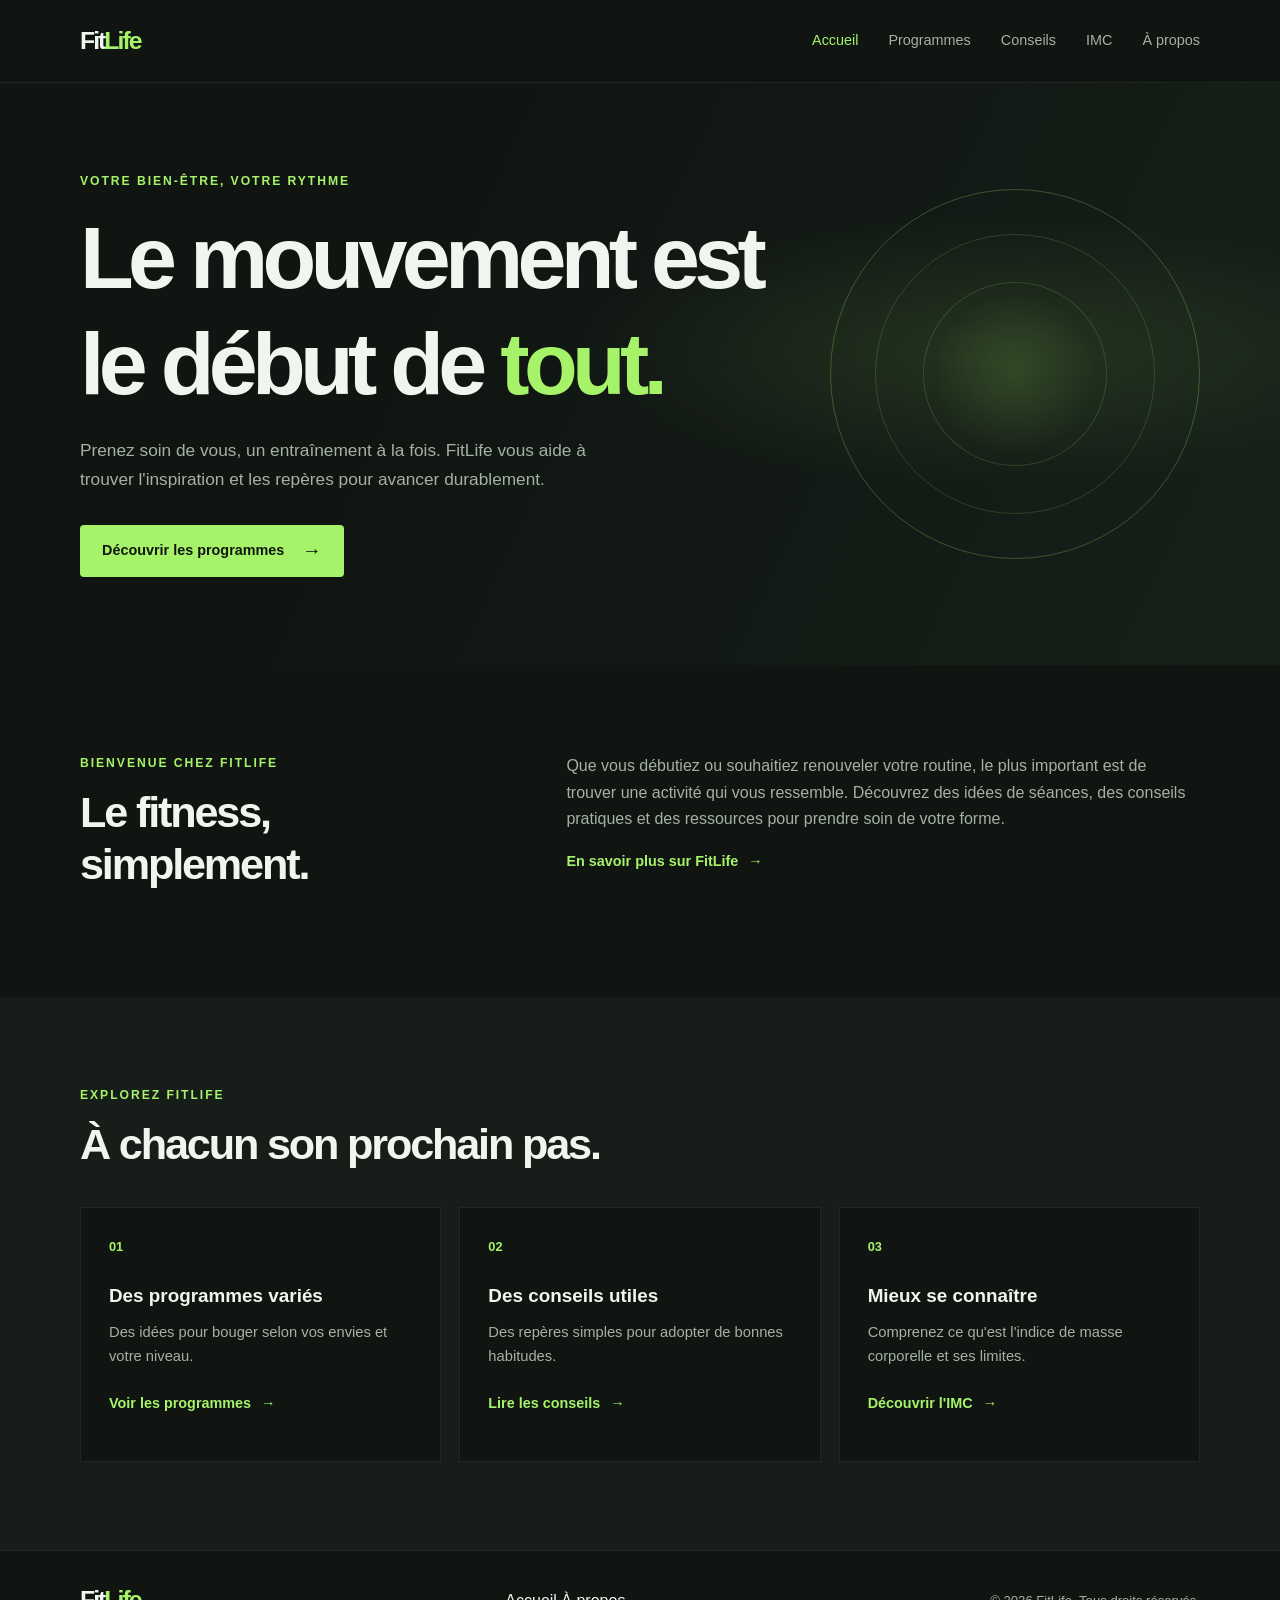
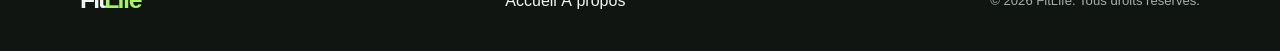
<file: index.html>
<!doctype html>
<html lang="fr">
<head>
  <meta charset="utf-8">
  <meta name="viewport" content="width=device-width, initial-scale=1">
  <meta name="description" content="FitLife vous accompagne dans votre pratique sportive avec des programmes et des conseils accessibles à tous.">
  <title>FitLife — Bougez à votre rythme</title>
  <link rel="stylesheet" href="css/style.css">
  <script src="js/script.js" defer></script>
</head>
<body>
  <header class="site-header">
    <div class="container header-content">
      <a class="brand" href="index.html" aria-label="FitLife, accueil">Fit<span>Life</span></a>
      <button class="menu-toggle" type="button" aria-expanded="false" aria-controls="main-navigation">
        <span class="menu-toggle-label">Menu</span>
        <span class="menu-toggle-icon" aria-hidden="true"></span>
      </button>
      <nav class="navigation" id="main-navigation" aria-label="Navigation principale">
        <a class="active" href="index.html" aria-current="page">Accueil</a>
        <a href="pages/programmes.html">Programmes</a>
        <a href="pages/conseils.html">Conseils</a>
        <a href="pages/imc.html">IMC</a>
        <a href="pages/apropos.html">À propos</a>
      </nav>
    </div>
  </header>

  <main>
    <section class="hero">
      <div class="container hero-content">
        <p class="eyebrow">Votre bien-être, votre rythme</p>
        <h1>Le mouvement est le début de <span>tout.</span></h1>
        <p class="hero-copy">Prenez soin de vous, un entraînement à la fois. FitLife vous aide à trouver l'inspiration et les repères pour avancer durablement.</p>
        <a class="button" href="pages/programmes.html">Découvrir les programmes <span aria-hidden="true">→</span></a>
      </div>
      <div class="hero-decoration" aria-hidden="true"></div>
    </section>

    <section class="intro section">
      <div class="container intro-grid">
        <div>
          <p class="eyebrow">Bienvenue chez FitLife</p>
          <h2>Le fitness, simplement.</h2>
        </div>
        <div class="intro-copy">
          <p>Que vous débutiez ou souhaitiez renouveler votre routine, le plus important est de trouver une activité qui vous ressemble. Découvrez des idées de séances, des conseils pratiques et des ressources pour prendre soin de votre forme.</p>
          <a class="text-link" href="pages/apropos.html">En savoir plus sur FitLife <span aria-hidden="true">→</span></a>
        </div>
      </div>
    </section>

    <section class="highlights section">
      <div class="container">
        <p class="eyebrow">Explorez FitLife</p>
        <h2>À chacun son prochain pas.</h2>
        <div class="card-grid">
          <article class="feature-card">
            <span class="card-number" aria-hidden="true">01</span>
            <h3>Des programmes variés</h3>
            <p>Des idées pour bouger selon vos envies et votre niveau.</p>
            <a class="text-link" href="pages/programmes.html">Voir les programmes <span aria-hidden="true">→</span></a>
          </article>
          <article class="feature-card">
            <span class="card-number" aria-hidden="true">02</span>
            <h3>Des conseils utiles</h3>
            <p>Des repères simples pour adopter de bonnes habitudes.</p>
            <a class="text-link" href="pages/conseils.html">Lire les conseils <span aria-hidden="true">→</span></a>
          </article>
          <article class="feature-card">
            <span class="card-number" aria-hidden="true">03</span>
            <h3>Mieux se connaître</h3>
            <p>Comprenez ce qu'est l'indice de masse corporelle et ses limites.</p>
            <a class="text-link" href="pages/imc.html">Découvrir l'IMC <span aria-hidden="true">→</span></a>
          </article>
        </div>
      </div>
    </section>
  </main>

  <footer class="site-footer">
    <div class="container footer-content">
      <a class="brand" href="index.html" aria-label="FitLife, accueil">Fit<span>Life</span></a>
      <nav aria-label="Navigation de bas de page">
  <a href="index.html">Accueil</a>
  <a href="pages/apropos.html">À propos</a>
</nav>
      <small>© 2026 FitLife. Tous droits réservés.</small>
    </div>
  </footer>
</body>
</html>
</file>
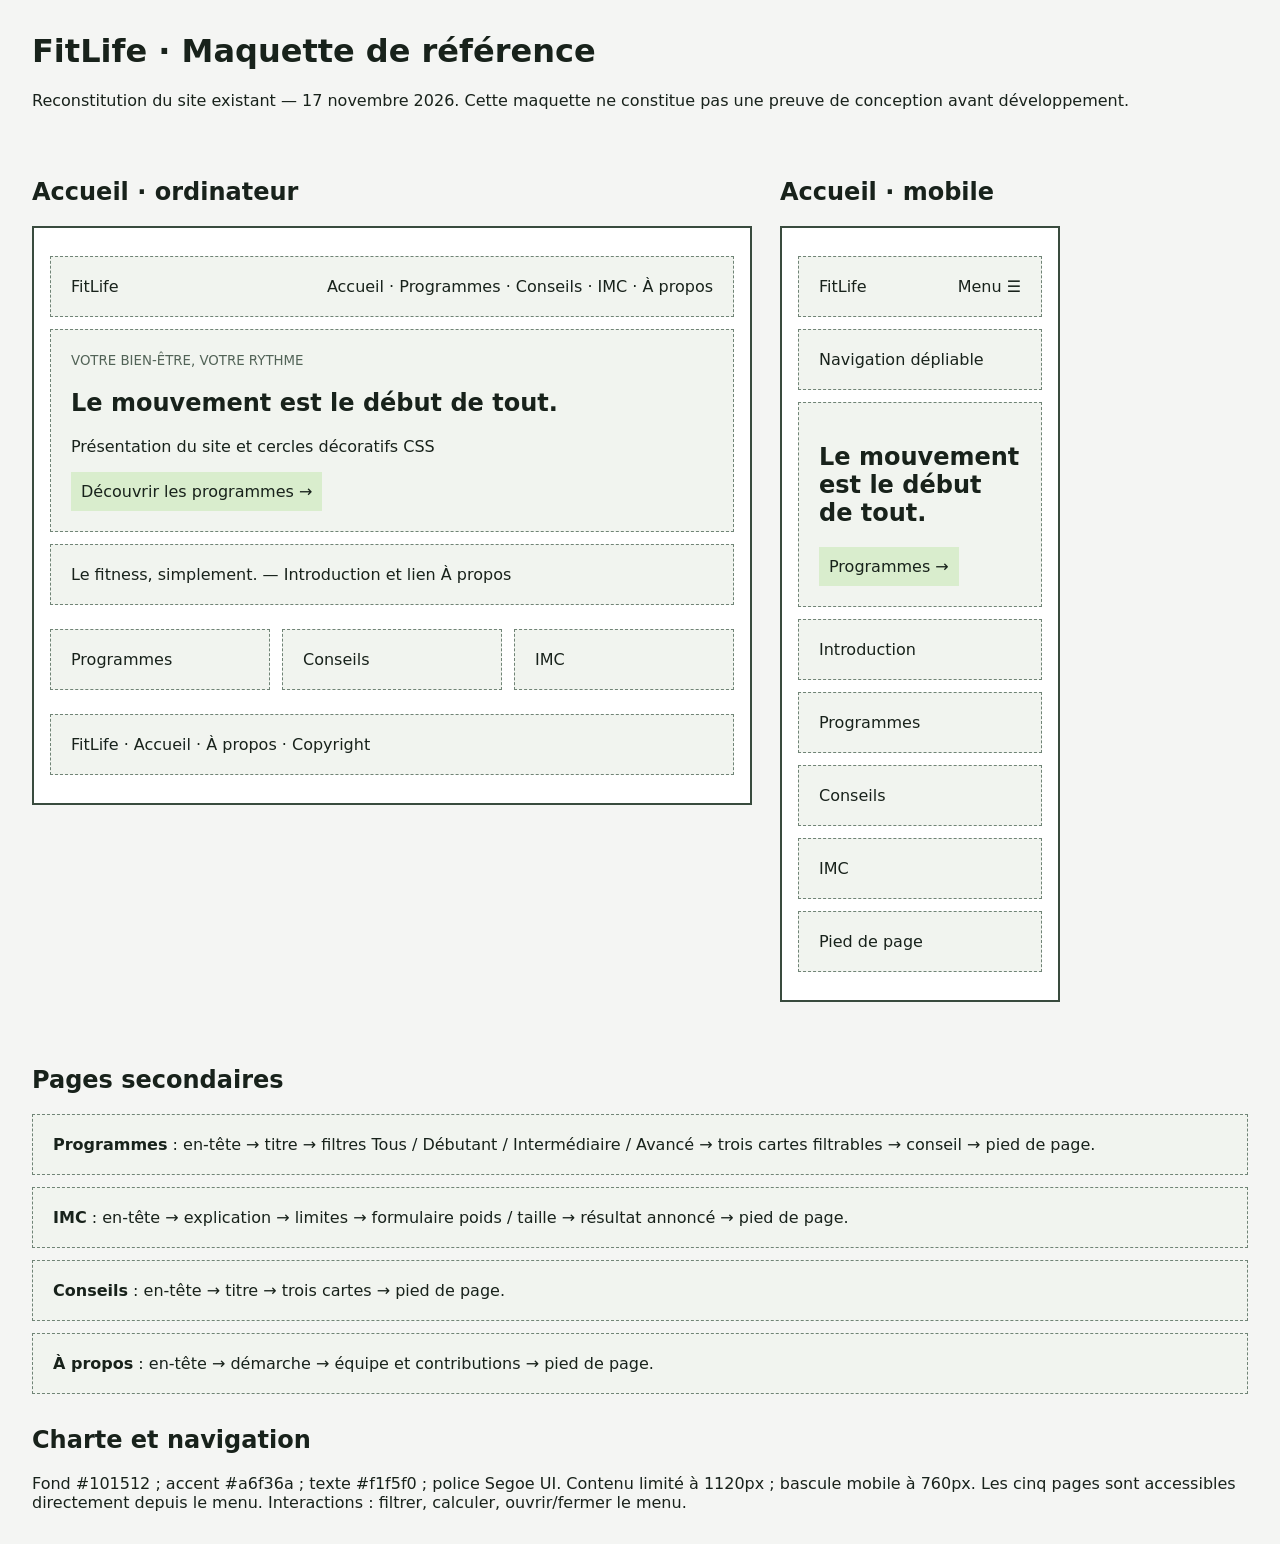
<file: docs/maquette.html>
<!doctype html><html lang="fr"><head><meta charset="utf-8"><meta name="viewport" content="width=device-width,initial-scale=1"><title>FitLife — Maquette</title><style>body{font:16px system-ui;background:#f4f5f3;color:#18221b;margin:32px}h1{font-size:32px}.layouts{display:flex;gap:28px;align-items:start;flex-wrap:wrap}.desktop{width:720px}.mobile{width:280px}.frame{border:2px solid #394b3e;background:white;padding:16px}.box{border:1px dashed #708476;background:#f1f4ef;padding:20px;margin:12px 0}.row{display:flex;gap:12px}.row .box{flex:1}small{color:#526357}.button{display:inline-block;background:#d9edcd;padding:10px}section{margin:32px 0}@media print{body{margin:0}.frame{break-inside:avoid}}</style></head><body><h1>FitLife · Maquette de référence</h1><p>Reconstitution du site existant — 17 novembre 2026. Cette maquette ne constitue pas une preuve de conception avant développement.</p><div class="layouts"><section class="desktop"><h2>Accueil · ordinateur</h2><div class="frame"><div class="box">FitLife <span style="float:right">Accueil · Programmes · Conseils · IMC · À propos</span></div><div class="box"><small>VOTRE BIEN-ÊTRE, VOTRE RYTHME</small><h2>Le mouvement est le début de tout.</h2><p>Présentation du site et cercles décoratifs CSS</p><span class="button">Découvrir les programmes →</span></div><div class="box">Le fitness, simplement. — Introduction et lien À propos</div><div class="row"><div class="box">Programmes</div><div class="box">Conseils</div><div class="box">IMC</div></div><div class="box">FitLife · Accueil · À propos · Copyright</div></div></section><section class="mobile"><h2>Accueil · mobile</h2><div class="frame"><div class="box">FitLife <span style="float:right">Menu ☰</span></div><div class="box">Navigation dépliable</div><div class="box"><h2>Le mouvement est le début de tout.</h2><span class="button">Programmes →</span></div><div class="box">Introduction</div><div class="box">Programmes</div><div class="box">Conseils</div><div class="box">IMC</div><div class="box">Pied de page</div></div></section></div><section><h2>Pages secondaires</h2><div class="box"><strong>Programmes</strong> : en-tête → titre → filtres Tous / Débutant / Intermédiaire / Avancé → trois cartes filtrables → conseil → pied de page.</div><div class="box"><strong>IMC</strong> : en-tête → explication → limites → formulaire poids / taille → résultat annoncé → pied de page.</div><div class="box"><strong>Conseils</strong> : en-tête → titre → trois cartes → pied de page.</div><div class="box"><strong>À propos</strong> : en-tête → démarche → équipe et contributions → pied de page.</div></section><section><h2>Charte et navigation</h2><p>Fond #101512 ; accent #a6f36a ; texte #f1f5f0 ; police Segoe UI. Contenu limité à 1120px ; bascule mobile à 760px. Les cinq pages sont accessibles directement depuis le menu. Interactions : filtrer, calculer, ouvrir/fermer le menu.</p></section></body></html>
</file>
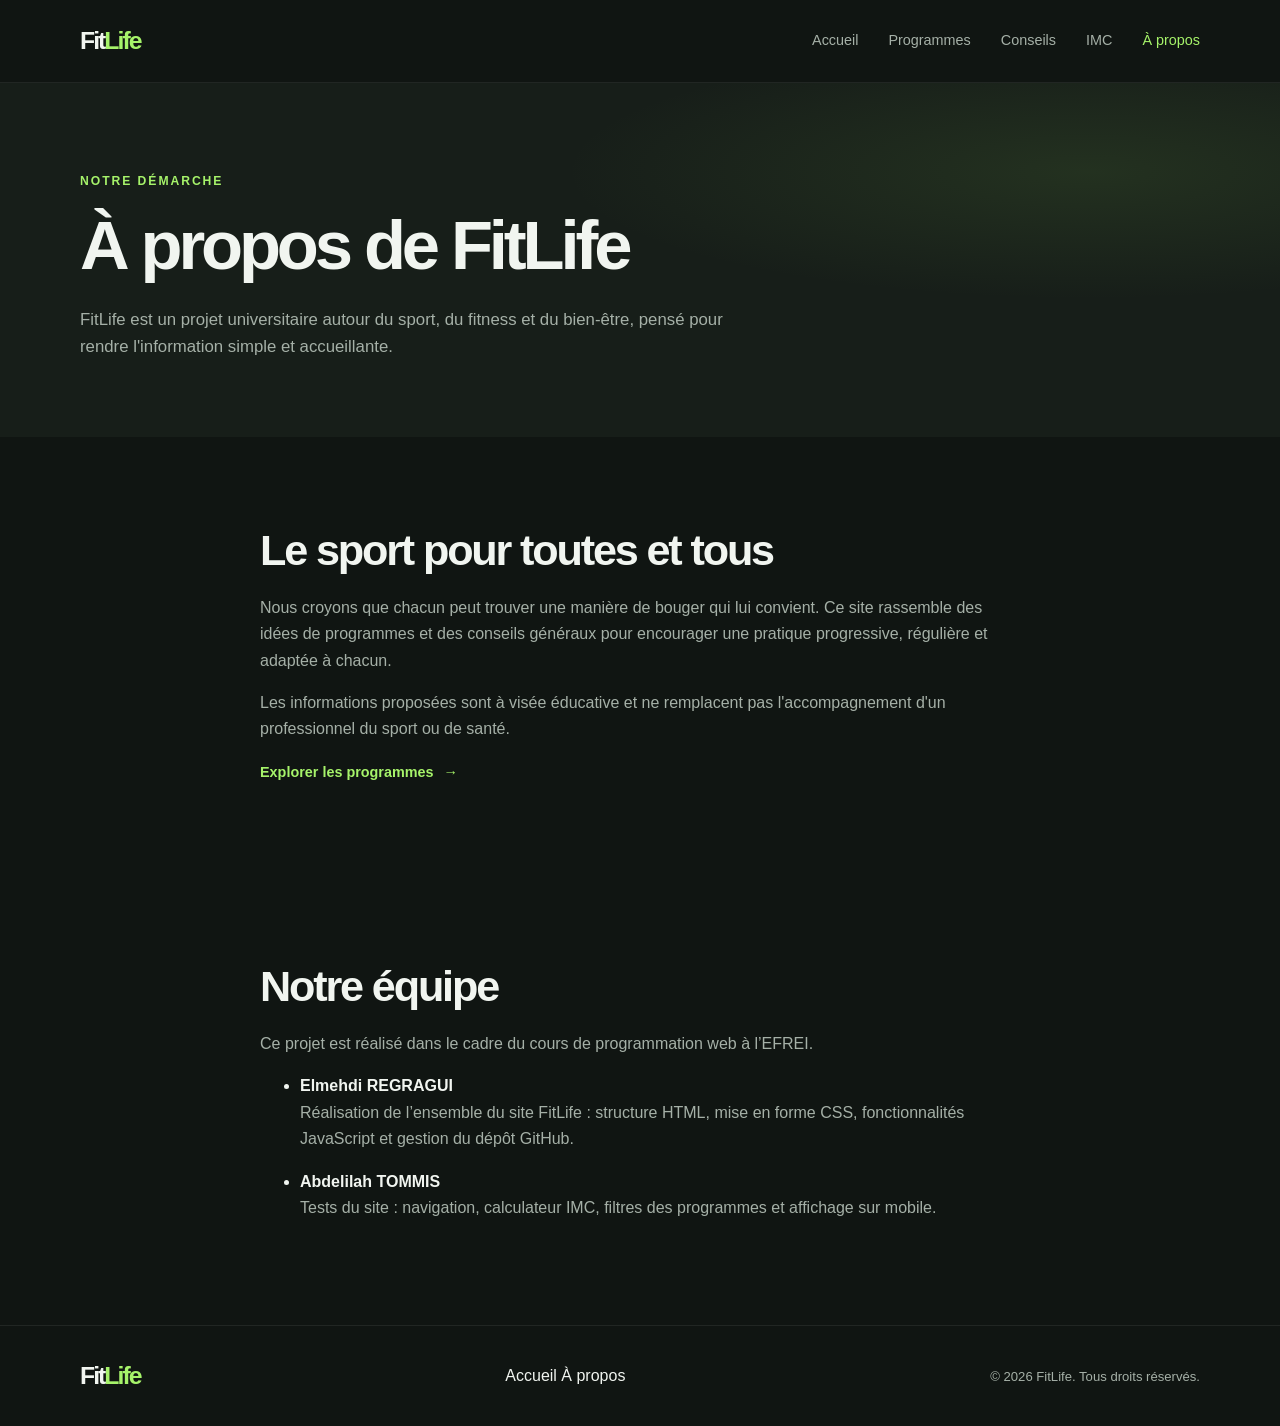
<file: pages/apropos.html>
<!doctype html>
<html lang="fr">
<head>
  <meta charset="utf-8">
  <meta name="viewport" content="width=device-width, initial-scale=1">
  <meta name="description" content="Découvrez la démarche de FitLife, un projet consacré au sport accessible et au bien-être.">
  <title>À propos — FitLife</title>
  <link rel="stylesheet" href="../css/style.css">
  <script src="../js/script.js" defer></script>
</head>
<body>
  <header class="site-header">
    <div class="container header-content">
      <a class="brand" href="../index.html" aria-label="FitLife, accueil">Fit<span>Life</span></a>
      <button class="menu-toggle" type="button" aria-expanded="false" aria-controls="main-navigation">
        <span class="menu-toggle-label">Menu</span>
        <span class="menu-toggle-icon" aria-hidden="true"></span>
      </button>
      <nav class="navigation" id="main-navigation" aria-label="Navigation principale">
        <a href="../index.html">Accueil</a>
        <a href="programmes.html">Programmes</a>
        <a href="conseils.html">Conseils</a>
        <a href="imc.html">IMC</a>
        <a class="active" href="apropos.html" aria-current="page">À propos</a>
      </nav>
    </div>
  </header>
  <main>
    <section class="page-hero">
      <div class="container">
        <p class="eyebrow">Notre démarche</p>
        <h1>À propos de FitLife</h1>
        <p>FitLife est un projet universitaire autour du sport, du fitness et du bien-être, pensé pour rendre l'information simple et accueillante.</p>
      </div>
    </section>
    <section class="section">
      <div class="container narrow-copy">
        <h2>Le sport pour toutes et tous</h2>
        <p>Nous croyons que chacun peut trouver une manière de bouger qui lui convient. Ce site rassemble des idées de programmes et des conseils généraux pour encourager une pratique progressive, régulière et adaptée à chacun.</p>
        <p>Les informations proposées sont à visée éducative et ne remplacent pas l'accompagnement d'un professionnel du sport ou de santé.</p>
        <a class="text-link" href="programmes.html">Explorer les programmes <span aria-hidden="true">→</span></a>
      </div>
    </section>
  <section class="section">
  <div class="container narrow-copy">
    <h2>Notre équipe</h2>
    <p>Ce projet est réalisé dans le cadre du cours de programmation web à l’EFREI.</p>
    <ul>
  <li>
    <strong>Elmehdi REGRAGUI</strong>
    <p>Réalisation de l’ensemble du site FitLife : structure HTML,
      mise en forme CSS, fonctionnalités JavaScript et gestion du dépôt GitHub.</p>
  </li>
  <li>
    <strong>Abdelilah TOMMIS</strong>
   <p>Tests du site : navigation, calculateur IMC, filtres des programmes et affichage sur mobile.</p>
  </li>
</ul>
  </div>
</section>
  </main>
  <footer class="site-footer">
    <div class="container footer-content">
      <a class="brand" href="../index.html" aria-label="FitLife, accueil">Fit<span>Life</span></a>
     <nav aria-label="Navigation de bas de page">
  <a href="../index.html">Accueil</a>
  <a href="apropos.html" aria-current="page">À propos</a>
</nav>
      <small>© 2026 FitLife. Tous droits réservés.</small>
    </div>
  </footer>
</body>
</html>
</file>
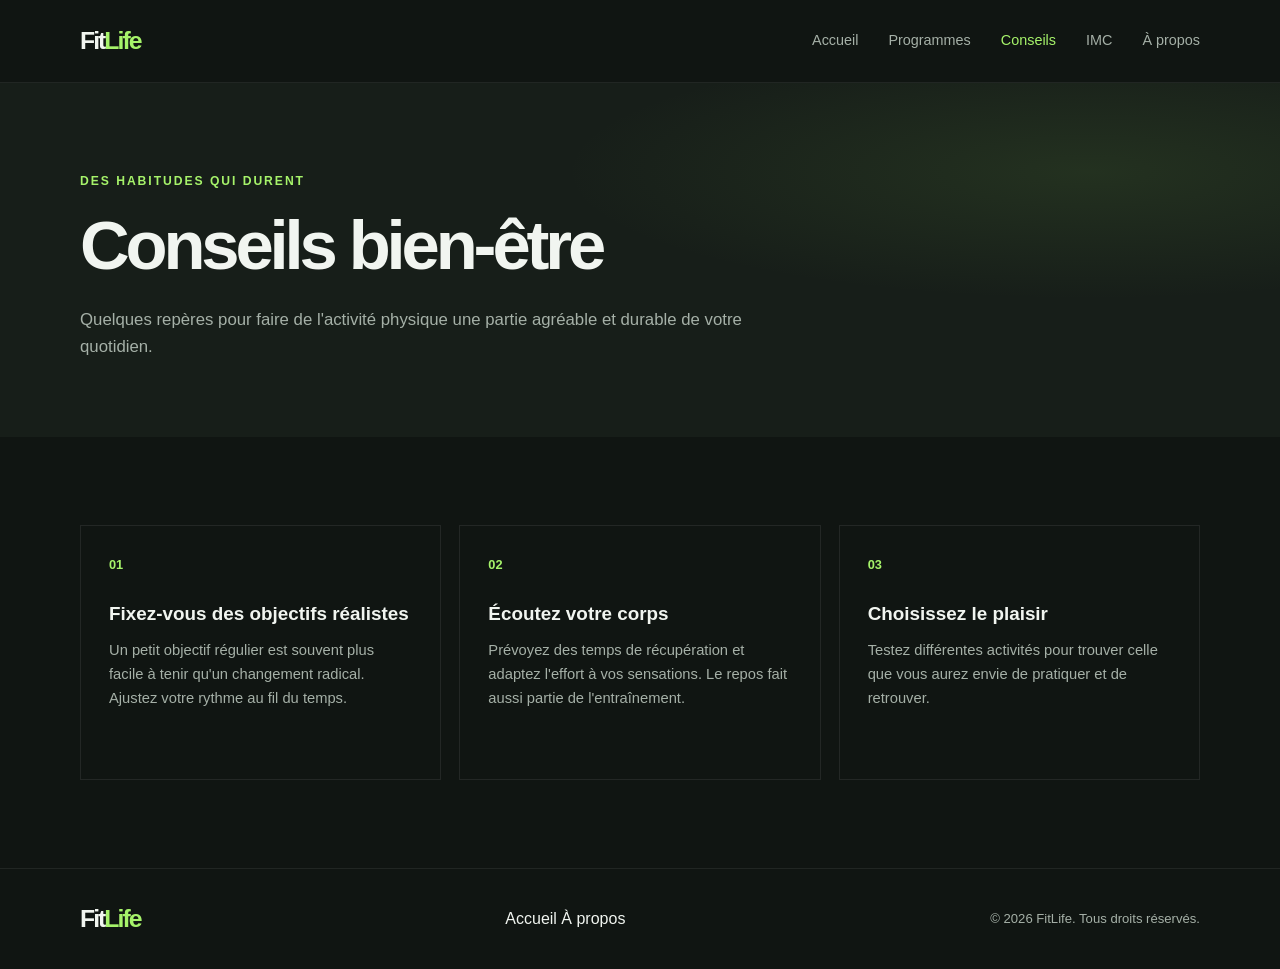
<file: pages/conseils.html>
<!doctype html>
<html lang="fr">
<head>
  <meta charset="utf-8">
  <meta name="viewport" content="width=device-width, initial-scale=1">
  <meta name="description" content="Retrouvez des conseils simples pour intégrer le sport et le bien-être dans votre quotidien.">
  <title>Conseils — FitLife</title>
  <link rel="stylesheet" href="../css/style.css">
  <script src="../js/script.js" defer></script>
</head>
<body>
  <header class="site-header">
    <div class="container header-content">
      <a class="brand" href="../index.html" aria-label="FitLife, accueil">Fit<span>Life</span></a>
      <button class="menu-toggle" type="button" aria-expanded="false" aria-controls="main-navigation">
        <span class="menu-toggle-label">Menu</span>
        <span class="menu-toggle-icon" aria-hidden="true"></span>
      </button>
      <nav class="navigation" id="main-navigation" aria-label="Navigation principale">
        <a href="../index.html">Accueil</a>
        <a href="programmes.html">Programmes</a>
        <a class="active" href="conseils.html" aria-current="page">Conseils</a>
        <a href="imc.html">IMC</a>
        <a href="apropos.html">À propos</a>
      </nav>
    </div>
  </header>
  <main>
    <section class="page-hero">
      <div class="container">
        <p class="eyebrow">Des habitudes qui durent</p>
        <h1>Conseils bien-être</h1>
        <p>Quelques repères pour faire de l'activité physique une partie agréable et durable de votre quotidien.</p>
      </div>
    </section>
    <section class="section">
      <div class="container card-grid">
        <article class="feature-card">
          <span class="card-number" aria-hidden="true">01</span>
          <h2>Fixez-vous des objectifs réalistes</h2>
          <p>Un petit objectif régulier est souvent plus facile à tenir qu'un changement radical. Ajustez votre rythme au fil du temps.</p>
        </article>
        <article class="feature-card">
          <span class="card-number" aria-hidden="true">02</span>
          <h2>Écoutez votre corps</h2>
          <p>Prévoyez des temps de récupération et adaptez l'effort à vos sensations. Le repos fait aussi partie de l'entraînement.</p>
        </article>
        <article class="feature-card">
          <span class="card-number" aria-hidden="true">03</span>
          <h2>Choisissez le plaisir</h2>
          <p>Testez différentes activités pour trouver celle que vous aurez envie de pratiquer et de retrouver.</p>
        </article>
      </div>
    </section>
  </main>
  <footer class="site-footer">
    <div class="container footer-content">
      <a class="brand" href="../index.html" aria-label="FitLife, accueil">Fit<span>Life</span></a>
      <nav aria-label="Navigation de bas de page">
  <a href="../index.html">Accueil</a>
  <a href="apropos.html">À propos</a>
</nav>
      <small>© 2026 FitLife. Tous droits réservés.</small>
    </div>
  </footer>
</body>
</html>
</file>
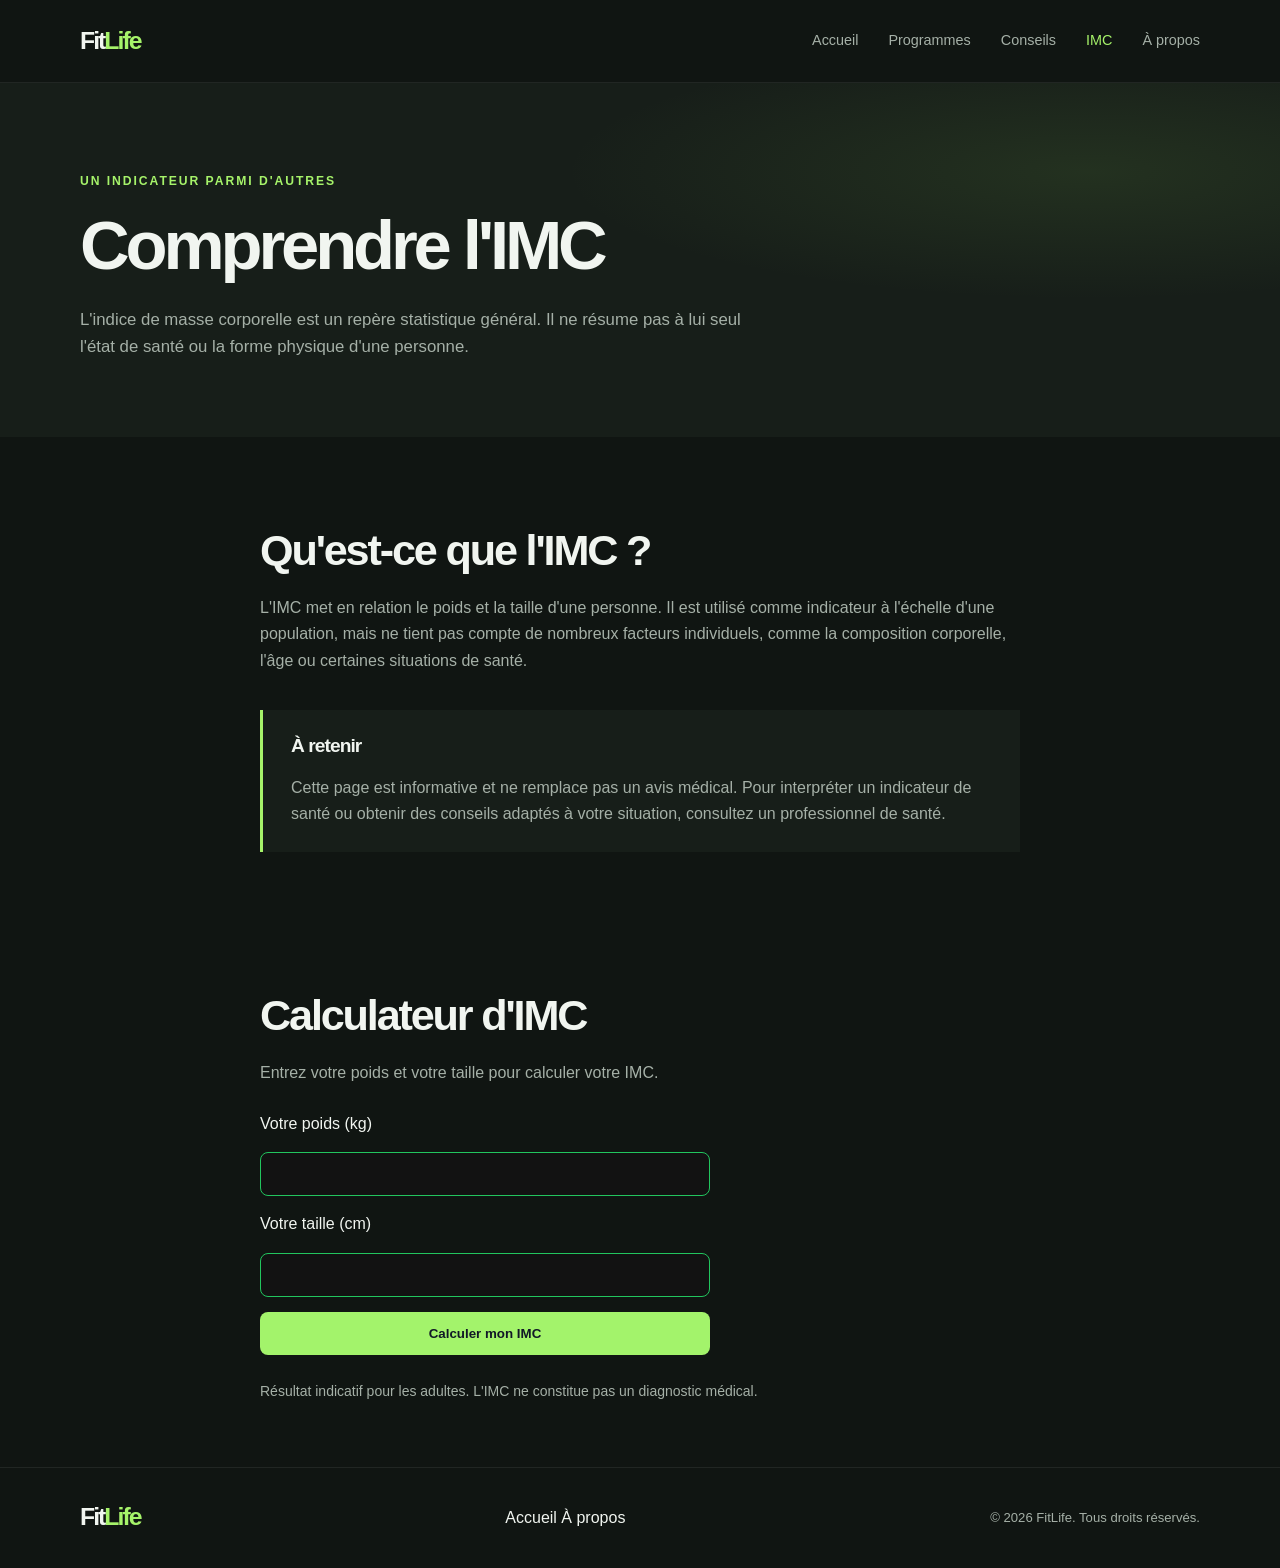
<file: pages/imc.html>
<!doctype html>
<html lang="fr">
<head>
  <meta charset="utf-8">
  <meta name="viewport" content="width=device-width, initial-scale=1">
  <meta name="description" content="Comprenez l'indice de masse corporelle, son usage indicatif et ses limites.">
  <title>Comprendre l'IMC — FitLife</title>
  <link rel="stylesheet" href="../css/style.css">
  <script src="../js/script.js" defer></script>
</head>
<body>
  <header class="site-header">
    <div class="container header-content">
      <a class="brand" href="../index.html" aria-label="FitLife, accueil">Fit<span>Life</span></a>
      <button class="menu-toggle" type="button" aria-expanded="false" aria-controls="main-navigation">
        <span class="menu-toggle-label">Menu</span>
        <span class="menu-toggle-icon" aria-hidden="true"></span>
      </button>
      <nav class="navigation" id="main-navigation" aria-label="Navigation principale">
        <a href="../index.html">Accueil</a>
        <a href="programmes.html">Programmes</a>
        <a href="conseils.html">Conseils</a>
        <a class="active" href="imc.html" aria-current="page">IMC</a>
        <a href="apropos.html">À propos</a>
      </nav>
    </div>
  </header>
  <main>
    <section class="page-hero">
      <div class="container">
        <p class="eyebrow">Un indicateur parmi d'autres</p>
        <h1>Comprendre l'IMC</h1>
        <p>L'indice de masse corporelle est un repère statistique général. Il ne résume pas à lui seul l'état de santé ou la forme physique d'une personne.</p>
      </div>
    </section>
    <section class="section">
      <div class="container narrow-copy">
        <h2>Qu'est-ce que l'IMC&nbsp;?</h2>
        <p>L'IMC met en relation le poids et la taille d'une personne. Il est utilisé comme indicateur à l'échelle d'une population, mais ne tient pas compte de nombreux facteurs individuels, comme la composition corporelle, l'âge ou certaines situations de santé.</p>
        <div class="notice">
          <h2>À retenir</h2>
          <p>Cette page est informative et ne remplace pas un avis médical. Pour interpréter un indicateur de santé ou obtenir des conseils adaptés à votre situation, consultez un professionnel de santé.</p>
        </div>
      </div>
    </section>
<section class="section imc-section">
    <div class="container narrow-copy">
        <h2>Calculateur d'IMC</h2>
        <p>Entrez votre poids et votre taille pour calculer votre IMC.</p>

        <form id="imc-form">
            <label for="poids">Votre poids (kg)</label>
            <input type="number" id="poids"
                   min="1" max="500" step="0.1" required>

            <label for="taille">Votre taille (cm)</label>
            <input type="number" id="taille"
                   min="50" max="250" step="0.1" required>

            <button type="submit">Calculer mon IMC</button>
        </form>

        <p id="resultat-imc" aria-live="polite"></p>
        <p class="imc-note">
            Résultat indicatif pour les adultes.
            L'IMC ne constitue pas un diagnostic médical.
        </p>
    </div>
</section>

  </main>
  <footer class="site-footer">
    <div class="container footer-content">
      <a class="brand" href="../index.html" aria-label="FitLife, accueil">Fit<span>Life</span></a>
      <nav aria-label="Navigation de bas de page">
  <a href="../index.html">Accueil</a>
  <a href="apropos.html">À propos</a>
</nav>
      <small>© 2026 FitLife. Tous droits réservés.</small>
    </div>
  </footer>
</body>
</html>
</file>
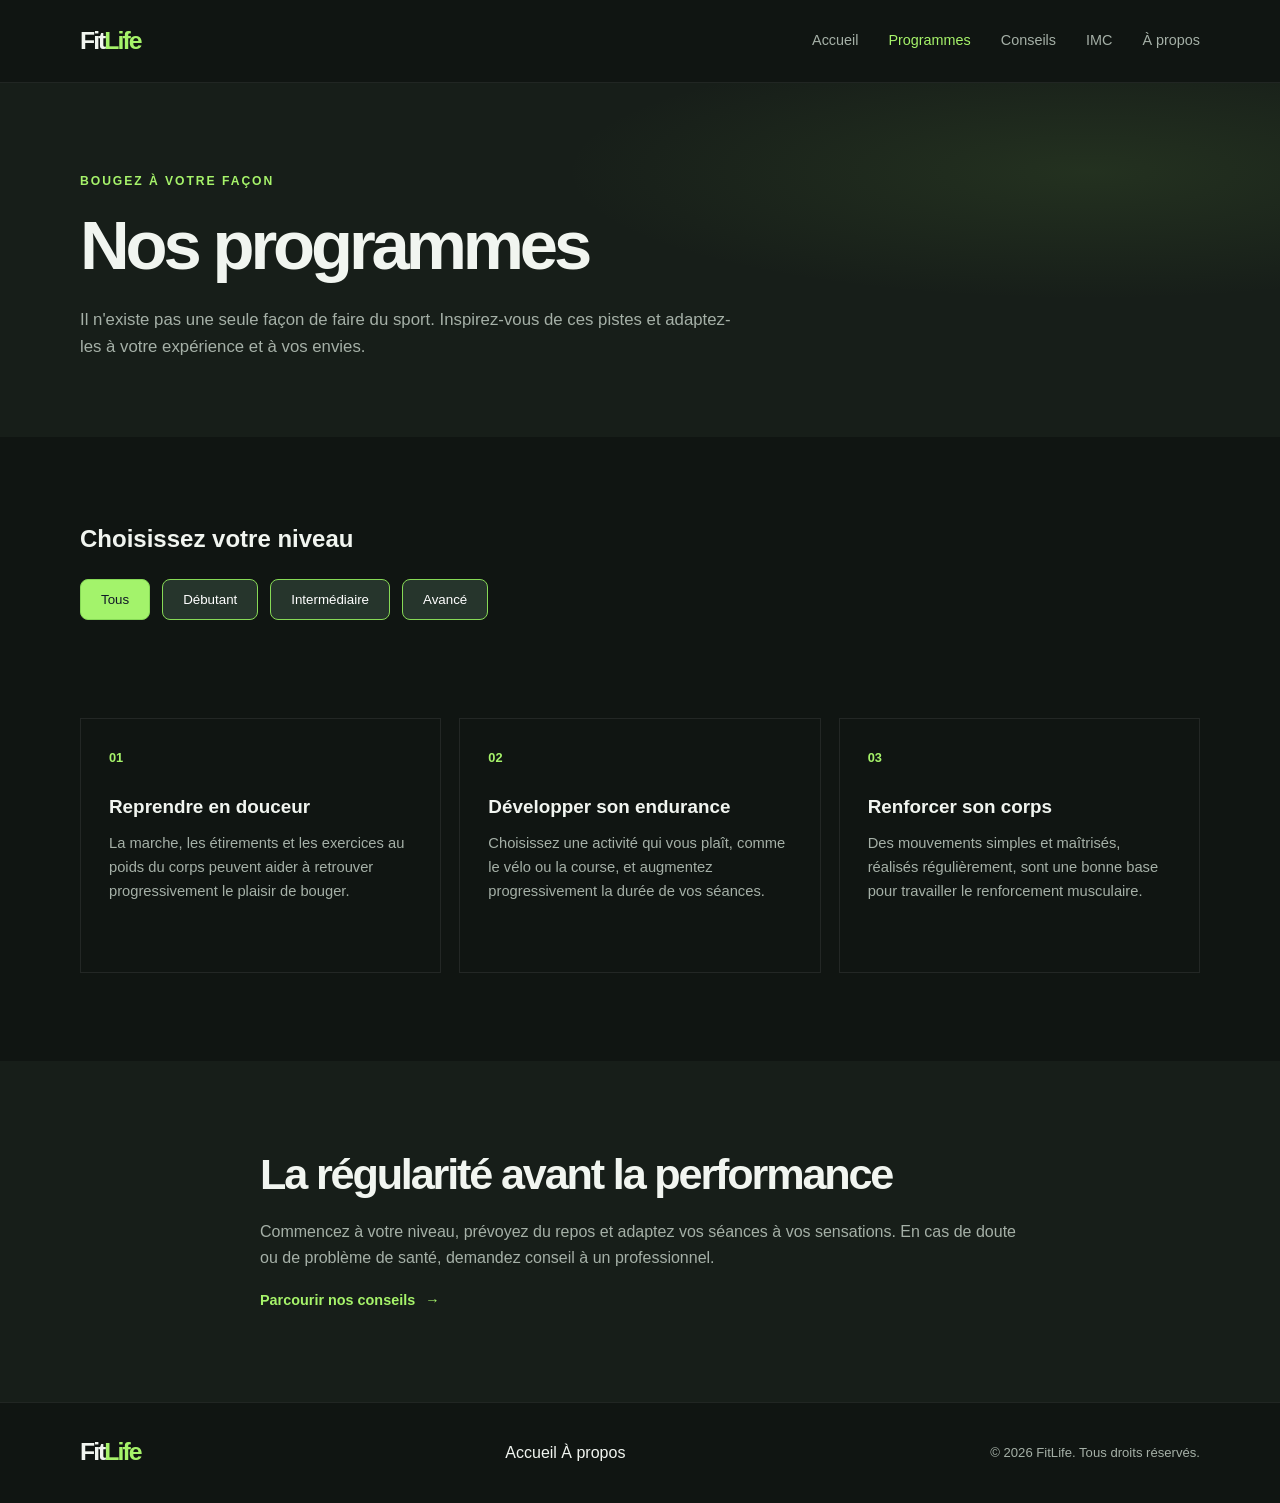
<file: pages/programmes.html>
<!doctype html>
<html lang="fr">
<head>
  <meta charset="utf-8">
  <meta name="viewport" content="width=device-width, initial-scale=1">
  <meta name="description" content="Explorez des idées de programmes de sport et trouvez une activité adaptée à votre rythme.">
  <title>Programmes — FitLife</title>
  <link rel="stylesheet" href="../css/style.css">
  <script src="../js/script.js" defer></script>
</head>
<body>
  <header class="site-header">
    <div class="container header-content">
      <a class="brand" href="../index.html" aria-label="FitLife, accueil">Fit<span>Life</span></a>
      <button class="menu-toggle" type="button" aria-expanded="false" aria-controls="main-navigation">
        <span class="menu-toggle-label">Menu</span>
        <span class="menu-toggle-icon" aria-hidden="true"></span>
      </button>
      <nav class="navigation" id="main-navigation" aria-label="Navigation principale">
        <a href="../index.html">Accueil</a>
        <a class="active" href="programmes.html" aria-current="page">Programmes</a>
        <a href="conseils.html">Conseils</a>
        <a href="imc.html">IMC</a>
        <a href="apropos.html">À propos</a>
      </nav>
    </div>
  </header>
  <main>
    <section class="page-hero">
      <div class="container">
        <p class="eyebrow">Bougez à votre façon</p>
        <h1>Nos programmes</h1>
        <p>Il n'existe pas une seule façon de faire du sport. Inspirez-vous de ces pistes et adaptez-les à votre expérience et à vos envies.</p>
      </div>
    </section>
<section class="section filtres-section">
    <div class="container">
        <h2>Choisissez votre niveau</h2>
        <div class="filtres">
            <button type="button" class="filtre-btn actif"
                    aria-pressed="true" data-filtre="tous">Tous</button>
            <button type="button" class="filtre-btn"
                    aria-pressed="false" data-filtre="debutant">Débutant</button>
            <button type="button" class="filtre-btn"
                    aria-pressed="false" data-filtre="intermediaire">Intermédiaire</button>
            <button type="button" class="filtre-btn"
                    aria-pressed="false" data-filtre="avance">Avancé</button>
        </div>
    </div>
</section>

    <section class="section">
    
<div class="container card-grid">
<article class="feature-card" data-niveau="debutant">
    <span class="card-number" aria-hidden="true">01</span>
    <h2>Reprendre en douceur</h2>
    <p>La marche, les étirements et les exercices au poids du corps peuvent aider à retrouver progressivement le plaisir de bouger.</p>
</article>

<article class="feature-card" data-niveau="intermediaire">
    <span class="card-number" aria-hidden="true">02</span>
    <h2>Développer son endurance</h2>
    <p>Choisissez une activité qui vous plaît, comme le vélo ou la course, et augmentez progressivement la durée de vos séances.</p>
</article>

<article class="feature-card" data-niveau="avance">
    <span class="card-number" aria-hidden="true">03</span>
    <h2>Renforcer son corps</h2>
    <p>Des mouvements simples et maîtrisés, réalisés régulièrement, sont une bonne base pour travailler le renforcement musculaire.</p>
</article>

      </div>
    </section>
    <section class="section section-muted">
      <div class="container narrow-copy">
        <h2>La régularité avant la performance</h2>
        <p>Commencez à votre niveau, prévoyez du repos et adaptez vos séances à vos sensations. En cas de doute ou de problème de santé, demandez conseil à un professionnel.</p>
        <a class="text-link" href="conseils.html">Parcourir nos conseils <span aria-hidden="true">→</span></a>
      </div>
    </section>
  </main>
  <footer class="site-footer">
    <div class="container footer-content">
      <a class="brand" href="../index.html" aria-label="FitLife, accueil">Fit<span>Life</span></a>
      <nav aria-label="Navigation de bas de page">
  <a href="../index.html">Accueil</a>
  <a href="apropos.html">À propos</a>
</nav>
      <small>© 2026 FitLife. Tous droits réservés.</small>
    </div>
  </footer>
</body>
</html>
</file>
<file: css/style.css>
:root {
  color-scheme: dark;
  --color-bg: #101512;
  --color-surface: #171e19;
  --color-surface-light: #202a23;
  --color-text: #f1f5f0;
  --color-muted: #a5b0a7;
  --color-accent: #a6f36a;
  --color-accent-dark: #1c2c18;
  --font-body: "Segoe UI", sans-serif;
  --font-heading: "Segoe UI", sans-serif;
}

* {
  box-sizing: border-box;
}

html {
  scroll-behavior: smooth;
}

body {
  margin: 0;
  background: var(--color-bg);
  color: var(--color-text);
  font-family: var(--font-body);
  line-height: 1.65;
}

a {
  color: inherit;
  text-decoration: none;
}

a:focus-visible,
button:focus-visible {
  outline: 2px solid var(--color-accent);
  outline-offset: 4px;
}

.container {
  width: min(1120px, calc(100% - 48px));
  margin-inline: auto;
}

.site-header {
  position: relative;
  z-index: 2;
  border-bottom: 1px solid rgb(255 255 255 / 7%);
  background: var(--color-bg);
}

.header-content,
.navigation,
.footer-content {
  display: flex;
  align-items: center;
}

.header-content {
  min-height: 82px;
  justify-content: space-between;
  gap: 32px;
}

.brand {
  font-family: var(--font-heading);
  font-size: 1.55rem;
  font-weight: 800;
  letter-spacing: -0.08em;
}

.brand span,
.hero h1 span {
  color: var(--color-accent);
}

.navigation {
  gap: 30px;
}

.navigation a {
  color: var(--color-muted);
  font-size: 0.9rem;
  transition: color 160ms ease;
}

.navigation a:hover,
.navigation a.active {
  color: var(--color-accent);
}

.menu-toggle {
  display: none;
}

.hero {
  position: relative;
  display: flex;
  min-height: 570px;
  align-items: center;
  overflow: hidden;
  background:
    radial-gradient(ellipse at 78% 46%, rgb(111 166 73 / 18%), transparent 30%),
    linear-gradient(115deg, #101512 35%, #162019 100%);
}

.hero-content {
  position: relative;
  z-index: 1;
  padding-block: 88px;
}

.eyebrow {
  margin: 0 0 14px;
  color: var(--color-accent);
  font-size: 0.76rem;
  font-weight: 700;
  letter-spacing: 0.16em;
  text-transform: uppercase;
}

h1,
h2,
h3,
p {
  margin-top: 0;
}

h1,
h2,
h3 {
  font-family: var(--font-heading);
  line-height: 1.2;
}

.hero h1 {
  max-width: 700px;
  margin-bottom: 20px;
  font-size: clamp(2.8rem, 7vw, 5.5rem);
  letter-spacing: -0.065em;
}

.hero-copy {
  max-width: 560px;
  margin-bottom: 32px;
  color: var(--color-muted);
  font-size: 1.08rem;
}

.button {
  display: inline-flex;
  min-height: 52px;
  align-items: center;
  gap: 18px;
  padding: 0 22px;
  border-radius: 4px;
  background: var(--color-accent);
  color: #11170f;
  font-size: 0.9rem;
  font-weight: 700;
  transition: background 160ms ease, transform 160ms ease;
}

.button:hover {
  transform: translateY(-2px);
  background: #bbff8b;
}

.button span {
  font-size: 1.2rem;
}

.hero-decoration {
  position: absolute;
  top: 50%;
  right: max(6%, calc((100vw - 1120px) / 2));
  width: min(29vw, 370px);
  aspect-ratio: 1;
  border: 1px solid rgb(166 243 106 / 26%);
  border-radius: 50%;
  transform: translateY(-50%);
}

.hero-decoration::before,
.hero-decoration::after {
  position: absolute;
  border: 1px solid rgb(166 243 106 / 17%);
  border-radius: 50%;
  content: "";
  inset: 12%;
}

.hero-decoration::after {
  background: radial-gradient(circle, rgb(166 243 106 / 12%), transparent 66%);
  inset: 25%;
}

.section {
  padding-block: 88px;
}

.intro-grid {
  display: grid;
  grid-template-columns: 0.8fr 1.2fr;
  align-items: start;
  gap: 64px;
}

.intro h2,
.highlights h2,
.narrow-copy h2 {
  margin-bottom: 18px;
  font-size: clamp(1.8rem, 4vw, 2.7rem);
  letter-spacing: -0.05em;
}

.intro-copy p,
.narrow-copy p {
  color: var(--color-muted);
}

.text-link {
  display: inline-flex;
  align-items: center;
  gap: 10px;
  color: var(--color-accent);
  font-size: 0.9rem;
  font-weight: 700;
}

.text-link:hover {
  text-decoration: underline;
  text-underline-offset: 5px;
}

.highlights {
  background: var(--color-surface);
}

.highlights h2 {
  margin-bottom: 36px;
}

.card-grid {
  display: grid;
  grid-template-columns: repeat(3, minmax(0, 1fr));
  gap: 18px;
}

.feature-card {
  min-height: 255px;
  padding: 28px;
  border: 1px solid rgb(255 255 255 / 8%);
  background: var(--color-bg);
}

.card-number {
  display: block;
  margin-bottom: 28px;
  color: var(--color-accent);
  font-family: var(--font-heading);
  font-size: 0.8rem;
  font-weight: 700;
}

.feature-card h2,
.feature-card h3 {
  margin-bottom: 12px;
  font-size: 1.18rem;
}

.feature-card p {
  margin-bottom: 22px;
  color: var(--color-muted);
  font-size: 0.92rem;
}

.page-hero {
  padding-block: 88px 76px;
  background:
    radial-gradient(ellipse at 85% 25%, rgb(111 166 73 / 14%), transparent 34%),
    var(--color-surface);
}

.page-hero h1 {
  margin-bottom: 18px;
  font-size: clamp(2.5rem, 6vw, 4.3rem);
  letter-spacing: -0.06em;
}

.page-hero p:last-child {
  max-width: 670px;
  margin-bottom: 0;
  color: var(--color-muted);
  font-size: 1.05rem;
}

.section-muted {
  background: var(--color-surface);
}

.narrow-copy {
  max-width: 760px;
}

.narrow-copy h2:not(:first-child) {
  margin-top: 32px;
}

.notice {
  margin-top: 36px;
  padding: 24px 28px;
  border-left: 3px solid var(--color-accent);
  background: var(--color-surface);
}

.notice h2 {
  font-size: 1.2rem;
}

.notice p {
  margin-bottom: 0;
}

.site-footer {
  border-top: 1px solid rgb(255 255 255 / 7%);
}

.footer-content {
  min-height: 100px;
  justify-content: space-between;
  gap: 24px;
}

.footer-content p,
.footer-content small {
  margin: 0;
  color: var(--color-muted);
  font-size: 0.82rem;
}

@media (max-width: 760px) {
  .container {
    width: min(100% - 36px, 560px);
  }

  .header-content {
    min-height: 72px;
    flex-wrap: wrap;
    gap: 0;
    padding-block: 14px;
  }

  .js .menu-toggle {
    display: inline-flex;
    min-height: 42px;
    align-items: center;
    gap: 10px;
    padding: 0 12px;
    border: 1px solid rgb(255 255 255 / 15%);
    border-radius: 4px;
    background: transparent;
    color: var(--color-text);
    font: inherit;
    font-size: 0.85rem;
  }

  .menu-toggle-icon,
  .menu-toggle-icon::before,
  .menu-toggle-icon::after {
    display: block;
    width: 17px;
    height: 2px;
    background: var(--color-accent);
  }

  .menu-toggle-icon {
    position: relative;
  }

  .menu-toggle-icon::before,
  .menu-toggle-icon::after {
    position: absolute;
    content: "";
  }

  .menu-toggle-icon::before {
    top: -6px;
  }

  .menu-toggle-icon::after {
    top: 6px;
  }

  .navigation {
    width: 100%;
    flex-direction: column;
    align-items: stretch;
    gap: 0;
    padding-top: 12px;
  }

  .js .navigation {
    display: none;
  }

  .js .navigation.is-open {
    display: flex;
  }

  .navigation a {
    padding: 10px 0;
    border-top: 1px solid rgb(255 255 255 / 7%);
  }

  .hero {
    min-height: 510px;
  }

  .hero-content {
    padding-block: 72px;
  }

  .hero-decoration {
    top: auto;
    right: -12%;
    bottom: -20%;
    width: 58vw;
    transform: none;
  }

  .section {
    padding-block: 64px;
  }

  .intro-grid {
    grid-template-columns: 1fr;
    gap: 10px;
  }

  .card-grid {
    grid-template-columns: 1fr;
  }

  .feature-card {
    min-height: 0;
  }

  .card-number {
    margin-bottom: 18px;
  }

  .page-hero {
    padding-block: 68px 56px;
  }

  .footer-content {
    min-height: 0;
    flex-direction: column;
    align-items: flex-start;
    gap: 8px;
    padding-block: 26px;
  }
}

@media (prefers-reduced-motion: reduce) {
  html {
    scroll-behavior: auto;
  }

  *,
  *::before,
  *::after {
    transition-duration: 0.01ms !important;
  }
}

/* Calculateur IMC */

.imc-section {
    padding: 50px 20px;
}

#imc-form {
    display: flex;
    flex-direction: column;
    gap: 15px;
    max-width: 450px;
    margin-top: 25px;
}

#imc-form input {
    padding: 12px;
    border: 1px solid #22c55e;
    border-radius: 8px;
    font-size: 16px;
}

#imc-form button {
    padding: 14px;
    background-color: #a3f36b;
    color: #111827;
    border: none;
    border-radius: 8px;
    font-weight: bold;
    cursor: pointer;
}

#imc-form button:hover {
    background-color: #86d956;
}

#resultat-imc {
    margin-top: 25px;
    font-size: 24px;
    font-weight: bold;
    color: #a3f36b;
}

.imc-note {
    font-size: 14px;
    color: #b6c0ba;
}

/* Filtres des programmes */

.filtres-section {
    padding-bottom: 10px;
}

.filtres {
    display: flex;
    flex-wrap: wrap;
    gap: 12px;
    margin-top: 25px;
}

.filtre-btn {
    padding: 12px 20px;
    background-color: #26352c;
    color: white;
    border: 1px solid #86d956;
    border-radius: 8px;
    cursor: pointer;
}

.filtre-btn:hover,
.filtre-btn.actif {
    background-color: #a3f36b;
    color: #111827;
}

.feature-card[hidden] {
    display: none;
}

input:focus-visible { outline: 2px solid var(--color-accent); outline-offset: 3px; }
</file>
